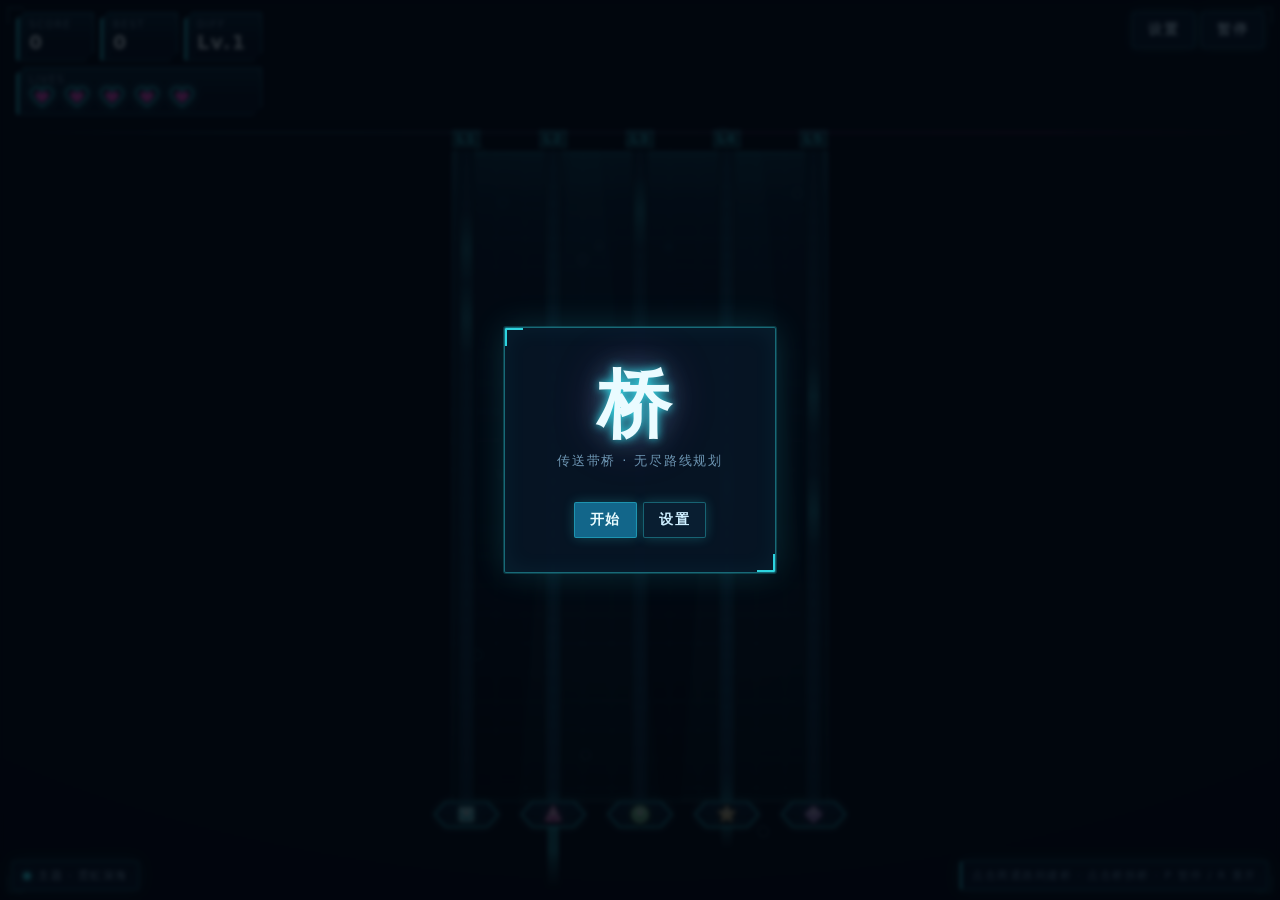
<file: index.html>
<!DOCTYPE html>
<html lang="zh-CN" data-theme="neon" data-mode="dark">
<head>
<meta charset="UTF-8">
<meta name="viewport" content="width=device-width, initial-scale=1, viewport-fit=cover">
<title>传送带桥 · 无尽路线规划</title>
<link rel="stylesheet" href="css/style.css">
<link rel="stylesheet" href="css/themes.css">
</head>
<body>
  <!-- 换肤过渡层：主题切换时的一次"洗版"，纯视觉 -->
  <div id="themeWash" aria-hidden="true"></div>

  <div id="hud">
    <div class="hud-left">
      <div class="hud-row" id="hudTopRow">
        <div class="stat"><span class="label">SCORE</span><span id="score" class="value">0</span></div>
        <div class="stat"><span class="label">BEST</span><span id="best" class="value">0</span></div>
        <div class="stat"><span class="label">DIFF</span><span id="diff" class="value">Lv.1</span></div>
      </div>
      <div class="hud-row lives-row">
        <div class="stat lives-stat" id="livesStat"><span class="label">LIVES</span><span id="lives" class="value"></span></div>
      </div>
    </div>
    <div class="hud-right">
      <button id="settingsBtn" type="button">设置</button>
      <button id="pauseBtn" type="button">暂停</button>
    </div>
  </div>

  <canvas id="game-canvas"></canvas>

  <div id="themeTag" aria-live="polite"><span class="tt-dot" aria-hidden="true"></span><span id="themeTagText">主题</span></div>
  <div id="hint">点击两通路间建桥 · 点击桥拆桥 · P 暂停 / R 重开</div>

  <!-- 开始界面（默认显示，游戏未开始时覆盖全屏） -->
  <div id="startOverlay" class="overlay">
    <div class="panel start-panel">
      <h1 class="game-title">桥</h1>
      <p class="game-sub">传送带桥 · 无尽路线规划</p>
      <button id="startBtn" type="button">开始</button>
      <button id="startSettingsBtn" type="button" class="btn-secondary">设置</button>
    </div>
  </div>

  <!-- 设置面板（开始界面 / 游戏中 / 结算界面 复用同一组件） -->
  <div id="settingsOverlay" class="overlay hidden">
    <div class="panel settings-panel">
      <h2>设置</h2>
      <div class="settings-body">
        <div class="tune-title">主题 · 外观</div>
        <div id="themePicker" class="theme-picker" role="radiogroup" aria-label="主题选择"></div>
        <p id="themeNote" class="picker-note"></p>

        <div class="tune-title">速度调节（即时生效）</div>
        <label class="tune-row">下落
          <input type="range" id="speedSlider" min="0.25" max="2" step="0.05" value="1">
          <span id="speedVal" class="tune-val">×1.00</span>
        </label>
        <label class="tune-row">生成
          <input type="range" id="spawnSlider" min="0.5" max="2" step="0.05" value="1">
          <span id="spawnVal" class="tune-val">×1.00</span>
        </label>
        <!-- 未来设置项（如音效开关）在此追加 -->
      </div>
      <button id="settingsCloseBtn" type="button">关闭</button>
    </div>
  </div>

  <div id="pauseOverlay" class="overlay hidden">
    <div class="panel">
      <h2>已暂停</h2>
      <p>按 P 或点击「继续」恢复游戏</p>
      <button id="resumeBtn" type="button">继续</button>
    </div>
  </div>

  <div id="gameOverOverlay" class="overlay hidden">
    <div class="panel">
      <h2>游戏结束</h2>
      <p>本局得分：<span id="finalScore">0</span></p>
      <p>历史最佳：<span id="finalBest">0</span></p>
      <button id="restartBtn" type="button">再来一局 (R)</button>
      <button id="gameoverSettingsBtn" type="button" class="btn-secondary">设置</button>
    </div>
  </div>

  <!-- 核心逻辑层（规则，不含任何外观） -->
  <script src="js/config.js"></script>
  <script src="js/logic.js"></script>
  <!-- 外观层：通用工具箱 → 主题运行时 → 主题定义 → 渲染管线 -->
  <script src="js/gfx.js"></script>
  <script src="js/theme.js"></script>
  <script src="js/themes/neon.js"></script>
  <script src="js/themes/ink.js"></script>
  <script src="js/themes/clay.js"></script>
  <script src="js/render.js"></script>
  <!-- 交互 / 装配层 -->
  <script src="js/input.js"></script>
  <script src="js/theme-ui.js"></script>
  <script src="js/main.js"></script>
</body>
</html>
</file>
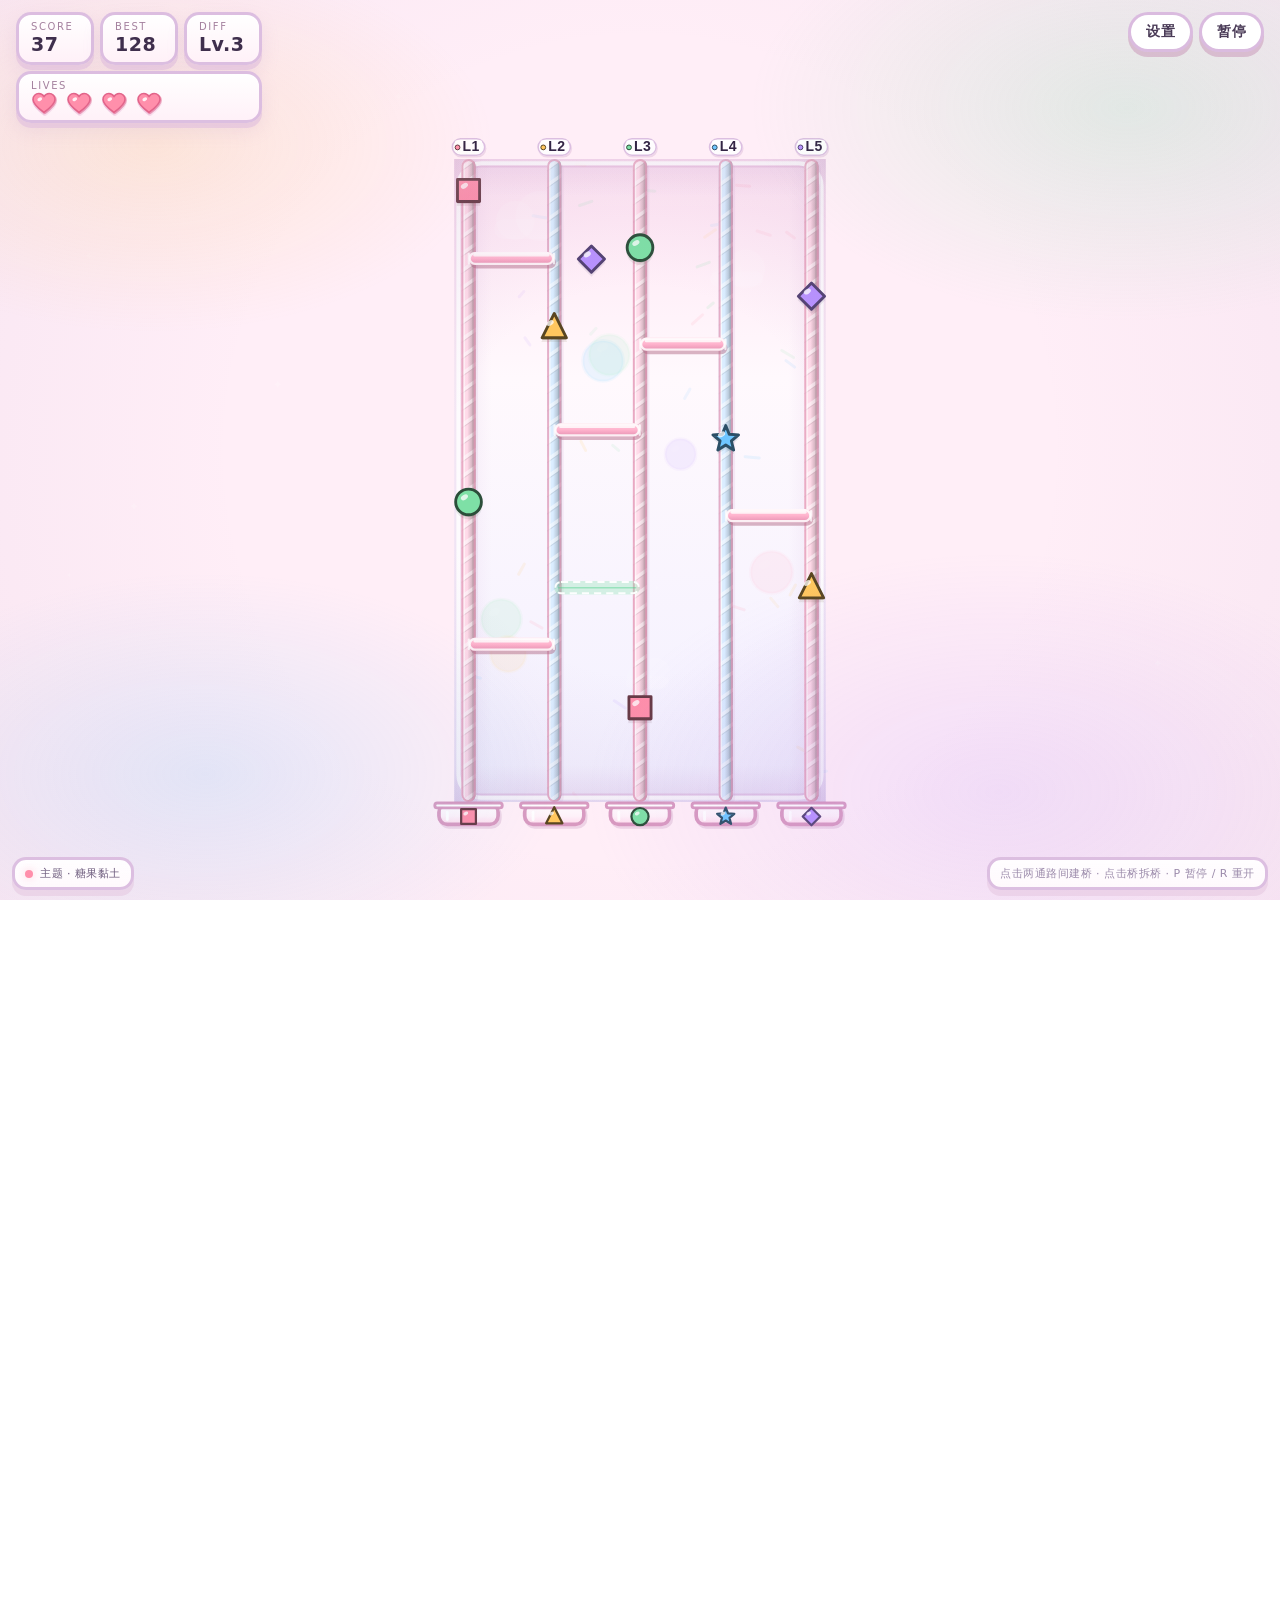
<file: tools/preview.html>
<!DOCTYPE html>
<html lang="zh-CN" data-theme="neon" data-mode="dark">
<head>
<meta charset="UTF-8">
<meta name="viewport" content="width=device-width, initial-scale=1">
<title>主题预览（开发工具）· 传送带桥</title>
<link rel="stylesheet" href="../css/style.css">
<link rel="stylesheet" href="../css/themes.css">
</head>
<body>
  <!--
    tools/preview.html —— 仅供开发期视觉核对/截图使用的沙盒页。
    它复用游戏的全部外观层（主题注册表 + 渲染管线 + CSS 皮肤），
    但用一段固定脚本（tools/preview.js）构造确定性场景，
    因此可以随时截取"任意外观 × 任意界面状态"的画面，
    而不需要污染正式代码（index.html / main.js 里没有任何调试入口）。

    用法：preview.html?theme=neon|ink|clay&scene=play|start|settings|over
  -->
  <div id="themeWash" aria-hidden="true"></div>

  <div id="hud">
    <div class="hud-left">
      <div class="hud-row" id="hudTopRow">
        <div class="stat"><span class="label">SCORE</span><span id="score" class="value">0</span></div>
        <div class="stat"><span class="label">BEST</span><span id="best" class="value">0</span></div>
        <div class="stat"><span class="label">DIFF</span><span id="diff" class="value">Lv.1</span></div>
      </div>
      <div class="hud-row lives-row">
        <div class="stat lives-stat" id="livesStat"><span class="label">LIVES</span><span id="lives" class="value"></span></div>
      </div>
    </div>
    <div class="hud-right">
      <button id="settingsBtn" type="button">设置</button>
      <button id="pauseBtn" type="button">暂停</button>
    </div>
  </div>

  <canvas id="game-canvas"></canvas>

  <div id="themeTag" aria-live="polite"><span class="tt-dot" aria-hidden="true"></span><span id="themeTagText">主题</span></div>
  <div id="hint">点击两通路间建桥 · 点击桥拆桥 · P 暂停 / R 重开</div>

  <div id="startOverlay" class="overlay">
    <div class="panel start-panel">
      <h1 class="game-title">桥</h1>
      <p class="game-sub">传送带桥 · 无尽路线规划</p>
      <button id="startBtn" type="button">开始</button>
      <button id="startSettingsBtn" type="button" class="btn-secondary">设置</button>
    </div>
  </div>

  <div id="settingsOverlay" class="overlay hidden">
    <div class="panel settings-panel">
      <h2>设置</h2>
      <div class="settings-body">
        <div class="tune-title">主题 · 外观</div>
        <div id="themePicker" class="theme-picker" role="radiogroup" aria-label="主题选择"></div>
        <p id="themeNote" class="picker-note"></p>

        <div class="tune-title">速度调节（即时生效）</div>
        <label class="tune-row">下落
          <input type="range" id="speedSlider" min="0.25" max="2" step="0.05" value="1">
          <span id="speedVal" class="tune-val">×1.00</span>
        </label>
        <label class="tune-row">生成
          <input type="range" id="spawnSlider" min="0.5" max="2" step="0.05" value="1">
          <span id="spawnVal" class="tune-val">×1.00</span>
        </label>
      </div>
      <button id="settingsCloseBtn" type="button">关闭</button>
    </div>
  </div>

  <div id="pauseOverlay" class="overlay hidden">
    <div class="panel">
      <h2>已暂停</h2>
      <p>按 P 或点击「继续」恢复游戏</p>
      <button id="resumeBtn" type="button">继续</button>
    </div>
  </div>

  <div id="gameOverOverlay" class="overlay hidden">
    <div class="panel">
      <h2>游戏结束</h2>
      <p>本局得分：<span id="finalScore">0</span></p>
      <p>历史最佳：<span id="finalBest">0</span></p>
      <button id="restartBtn" type="button">再来一局 (R)</button>
      <button id="gameoverSettingsBtn" type="button" class="btn-secondary">设置</button>
    </div>
  </div>

  <script src="../js/config.js"></script>
  <script src="../js/logic.js"></script>
  <script src="../js/gfx.js"></script>
  <script src="../js/theme.js"></script>
  <script src="../js/themes/neon.js"></script>
  <script src="../js/themes/ink.js"></script>
  <script src="../js/themes/clay.js"></script>
  <script src="../js/render.js"></script>
  <script src="../js/theme-ui.js"></script>
  <script src="preview.js"></script>
  <!-- 开发期画布像素自检：结果写入 <pre id="selfcheck">，由 capture-shots.ps1 抓取 -->
  <script src="selfcheck.js"></script>
</body>
</html>
</file>
<file: css/style.css>
/* ============================================================
   style.css —— 界面骨架（与主题无关）
   规则：
     - 本文件不出现任何具体主题配色，颜色/圆角/边框/阴影/字体
       全部来自 CSS 自定义属性（由 js/theme.js 依当前主题注入 :root）；
     - 只负责布局、层级、交互反馈、响应式；
     - 主题专属的装饰（发光、纸纹、黏土厚边等）一律写在 css/themes.css；
     - :root 的默认值是"霓虹深海"的兜底，保证 JS 未执行时页面仍可读。
   ============================================================ */

:root {
  /* ---- 颜色（主题注入，此处为兜底）---- */
  --c-page: #04060f;
  --c-field: #07182b;
  --c-field-alt: #020610;
  --c-text: #cfe9ff;
  --c-text-mid: #9dc4dd;
  --c-text-dim: #6d95b2;
  --c-text-bright: #eafbff;
  --c-panel: rgba(7, 22, 38, 0.92);
  --c-panel-alt: rgba(11, 32, 52, 0.92);
  --c-border: rgba(53, 245, 255, 0.38);
  --c-overlay: rgba(2, 7, 14, 0.82);
  --c-btn-bg: rgba(10, 32, 52, 0.9);
  --c-btn-text: #cdeeff;
  --c-btn-border: rgba(53, 245, 255, 0.32);
  --c-btn-hover: rgba(16, 52, 80, 0.95);
  --c-btn-active: rgba(6, 22, 38, 0.95);
  --c-primary-bg: #12668a;
  --c-primary-hover: #1a86b0;
  --c-primary-active: #0d4d69;
  --c-primary-text: #eafcff;
  --c-accent: #35f5ff;
  --c-accent-alt: #ff4fd8;
  --c-danger: #ff5d7a;
  --c-success: #4ff0a8;
  --c-heart: #35f5ff;
  --c-glow: rgba(53, 245, 255, 0.5);
  --c-warehouse: rgba(53, 245, 255, 0.72);

  /* ---- 形状与字体（主题注入）---- */
  --font-ui: "Bahnschrift", "Segoe UI", system-ui, sans-serif;
  --font-display: "Bahnschrift SemiBold", "Bahnschrift", "Segoe UI", sans-serif;
  --radius-panel: 2px;
  --radius-btn: 2px;
  --border-width: 1px;
  --panel-shadow: 0 0 0 1px rgba(53, 245, 255, 0.18), 0 0 34px rgba(53, 245, 255, 0.16);
  --btn-shadow: 0 0 12px rgba(53, 245, 255, 0.22);
  --hud-shadow: 0 0 16px rgba(53, 245, 255, 0.18);
  --letter-spacing: 1.5px;
  --theme-transition: 160ms ease;
  --frag-radius: 1px;

  /* ---- 布局常量（与主题无关）---- */
  --gap-s: 6px;
  --gap-m: 10px;
  --hud-pad: 12px 16px;
}

* {
  margin: 0;
  padding: 0;
  box-sizing: border-box;
  -webkit-tap-highlight-color: transparent;   /* 移动端：消除触摸高亮闪烁 */
}

html, body {
  width: 100%;
  height: 100%;
  overflow: hidden;
  overscroll-behavior: none;                  /* 移动端：禁止下拉回弹滚动 */
  /* 画布之外露出的页面底色：用 page → fieldAlt 的柔和渐变，让边缘与场地同气相 */
  background: linear-gradient(180deg, var(--c-page) 0%, var(--c-field-alt) 58%, var(--c-page) 100%);
  color: var(--c-text);
  font-family: var(--font-ui);
  letter-spacing: var(--letter-spacing);
  transition: background var(--theme-transition), color var(--theme-transition);
}

#game-canvas {
  position: absolute;
  inset: 0;
  display: block;
  touch-action: manipulation;                 /* 移动端：禁双击缩放，点击立即响应 */
}

/* ============================================================
   换肤过渡：主题切换时从上方铺过一层主题色调，避免自动换肤突兀
   ============================================================ */
#themeWash {
  position: fixed;
  inset: 0;
  z-index: 60;
  pointer-events: none;
  opacity: 0;
  background: linear-gradient(180deg, var(--c-accent), var(--c-accent-alt));
}
#themeWash.on { animation: theme-wash 480ms ease-out; }
@keyframes theme-wash {
  0%   { opacity: 0; }
  18%  { opacity: 0.20; }
  100% { opacity: 0; }
}

/* ============================================================
   HUD
   ============================================================ */
#hud {
  position: absolute;
  top: 0; left: 0; right: 0;
  display: flex;
  justify-content: space-between;
  align-items: flex-start;
  padding: var(--hud-pad);
  z-index: 5;
  pointer-events: none;
}

.hud-left { display: flex; flex-direction: column; gap: var(--gap-s); }
.hud-row { display: flex; gap: var(--gap-s); }
.lives-row .stat { flex: 1; }                 /* 行宽由 JS 对齐（与第一行视觉等宽） */
.hud-right {
  display: flex;
  flex-direction: row;
  align-items: flex-start;
  gap: var(--gap-s);
}

.stat {
  display: inline-flex;
  flex-direction: column;
  gap: 1px;
  background: var(--c-panel);
  border: var(--border-width) solid var(--c-border);
  border-radius: var(--radius-panel);
  box-shadow: var(--hud-shadow);
  padding: 6px 12px;
  min-width: 78px;
  transition: background var(--theme-transition), border-color var(--theme-transition);
}

.label {
  font-size: 10px;
  letter-spacing: 0.16em;
  text-transform: uppercase;
  color: var(--c-text-dim);
}
.value {
  font-size: 19px;
  font-weight: 700;
  line-height: 1.2;
  color: var(--c-text-bright);
  font-variant-numeric: tabular-nums;
}

/* ---- 生命：图标由主题提供内联 SVG，尺寸与间距在此统一 ---- */
#lives {
  display: flex;
  align-items: center;
  justify-content: flex-start;
  width: 100%;
  gap: 9px;
}
.life-icon {
  flex: 0 0 auto;
  width: 26px;
  height: 22px;
  display: inline-block;
}
.life-icon svg { width: 100%; height: 100%; display: block; }

/* ---- 红心碎裂动画（生命减少时最右侧图标碎裂并消失）---- */
.heart-shatter {
  position: absolute;
  z-index: 20;
  pointer-events: none;
  width: 0;
  height: 0;
}
.heart-frag {
  position: absolute;
  left: 0;
  top: 0;
  width: 5px;
  height: 5px;
  border-radius: var(--frag-radius);
  background: var(--c-heart);
  animation: heart-frag-anim 0.35s ease-out forwards;
}
@keyframes heart-frag-anim {
  from { transform: translate(0, 0) rotate(0deg); opacity: 1; }
  to   { transform: translate(var(--dx), var(--dy)) rotate(140deg); opacity: 0; }
}

/* ============================================================
   按钮
   ============================================================ */
button {
  pointer-events: auto;
  font-family: inherit;
  letter-spacing: inherit;
  background: var(--c-btn-bg);
  color: var(--c-btn-text);
  border: var(--border-width) solid var(--c-btn-border);
  border-radius: var(--radius-btn);
  box-shadow: var(--btn-shadow);
  padding: 8px 15px;
  font-size: 14px;
  cursor: pointer;
  touch-action: manipulation;
  user-select: none;
  -webkit-user-select: none;
  transition: background var(--theme-transition), color var(--theme-transition),
              border-color var(--theme-transition), transform 90ms ease,
              box-shadow var(--theme-transition);
}
button:hover { background: var(--c-btn-hover); }
button:active { background: var(--c-btn-active); transform: translateY(2px); }
button:focus-visible { outline: 2px solid var(--c-accent); outline-offset: 2px; }

.panel button {
  margin-top: 14px;
  background: var(--c-primary-bg);
  color: var(--c-primary-text);
}
.panel button:hover { background: var(--c-primary-hover); }
.panel button:active { background: var(--c-primary-active); }

/* 次级按钮（面板内的"设置"） */
.btn-secondary { margin-top: 8px; }
.panel .btn-secondary {
  background: var(--c-btn-bg);
  color: var(--c-btn-text);
  border-color: var(--c-btn-border);
}
.panel .btn-secondary:hover { background: var(--c-btn-hover); }
.panel .btn-secondary:active { background: var(--c-btn-active); }

/* ============================================================
   底部信息：主题标签 + 操作提示
   ============================================================ */
#hint, #themeTag {
  position: absolute;
  bottom: 10px;
  background: linear-gradient(180deg, var(--c-panel), var(--c-field));   /* 与场地同气的浅底 */
  border: var(--border-width) solid var(--c-border);
  border-radius: var(--radius-panel);
  box-shadow: var(--hud-shadow);
  padding: 6px 10px;
  font-size: 11px;
  color: var(--c-text-dim);
  z-index: 4;
  pointer-events: none;
  user-select: none;
  -webkit-user-select: none;
}
#hint { right: 12px; white-space: nowrap; }
#themeTag {
  left: 12px;
  display: inline-flex;
  align-items: center;
  gap: 7px;
  color: var(--c-text-mid);
  max-width: 46vw;
}
#themeTag .tt-dot {
  width: 8px;
  height: 8px;
  border-radius: 50%;
  background: var(--c-accent);
  box-shadow: 0 0 8px var(--c-glow);
  flex: 0 0 auto;
}

/* ============================================================
   覆盖层（开始 / 设置 / 暂停 / 结算）
   ============================================================ */
.overlay {
  position: absolute;
  inset: 0;
  z-index: 10;
  display: flex;
  align-items: center;
  justify-content: center;
  padding: 16px;
  background: var(--c-overlay);
  backdrop-filter: blur(2px);
  animation: overlay-in 180ms ease-out;
}
.overlay.hidden { display: none; }
#settingsOverlay { z-index: 30; }
@keyframes overlay-in {
  from { opacity: 0; }
  to   { opacity: 1; }
}

.panel {
  background: var(--c-panel);
  border: var(--border-width) solid var(--c-border);
  border-radius: var(--radius-panel);
  box-shadow: var(--panel-shadow);
  padding: 24px 34px;
  text-align: center;
  max-width: min(92vw, 640px);
  max-height: 92vh;
  /* 矮屏兜底：内容过高时可滚动，但永不显示滚动条（装饰性伪元素也不能造成横向溢出） */
  overflow-x: hidden;
  overflow-y: auto;
  scrollbar-width: none;
  -ms-overflow-style: none;
  transition: background var(--theme-transition), border-color var(--theme-transition);
}
.panel::-webkit-scrollbar { width: 0; height: 0; }
.panel h2 {
  margin-bottom: 12px;
  color: var(--c-text-bright);
  letter-spacing: 0.18em;
  font-size: 20px;
  font-weight: 700;
}
.panel p { margin: 8px 0; color: var(--c-text-mid); font-size: 14px; }
.panel p span { color: var(--c-text-bright); font-weight: 700; }

/* ---- 开始界面 ---- */
.start-panel { padding: 34px 52px; }
.game-title {
  font-family: var(--font-display);
  font-size: 74px;
  font-weight: 700;
  letter-spacing: 0.16em;
  color: var(--c-text-bright);
  margin: 0 0 4px;
  line-height: 1.15;
}
.game-sub {
  margin: 0 0 18px !important;
  color: var(--c-text-dim) !important;
  letter-spacing: 0.14em;
  font-size: 13px !important;
}

/* ---- 结算面板：用"危险/收获"两个语义色点题（颜色仍由主题提供）---- */
#gameOverOverlay .panel h2 { color: var(--c-danger); }
#gameOverOverlay #finalScore { color: var(--c-success); }

/* ============================================================
   设置面板：滑轨 + 主题选择器
   尺寸稳定性：面板宽度固定，说明文字与卡片高度都留足固定空间，
   因此"自动 · 跟随难度"与"固定某款主题"两种状态下面板大小完全一致。
   ============================================================ */
.settings-panel { text-align: center; width: min(92vw, 470px); }
.settings-body {
  display: flex;
  flex-direction: column;
  align-items: stretch;
  gap: 8px;
  margin: 4px 0 6px;
  text-align: left;
  min-width: 0;
}
.tune-title {
  font-size: 11px;
  letter-spacing: 0.16em;
  text-transform: uppercase;
  color: var(--c-text-dim);
  margin-top: 4px;
}
.tune-row {
  display: flex;
  align-items: center;
  gap: 10px;
  font-size: 13px;
  color: var(--c-text-mid);
  white-space: nowrap;
}
.tune-row input[type="range"] {
  flex: 1;
  min-width: 120px;
  -webkit-appearance: none;
  appearance: none;
  height: 9px;
  /* 滑轨用"通路色"来画：让调节手感与场地视觉同源 */
  background: linear-gradient(90deg, var(--c-lane), var(--c-lane-alt));
  border: 1px solid var(--c-lane-edge);
  border-radius: 999px;
  outline: none;
  cursor: pointer;
}
.tune-row input[type="range"]::-webkit-slider-thumb {
  -webkit-appearance: none;
  appearance: none;
  width: 16px;
  height: 16px;
  border-radius: 50%;
  background: var(--c-accent);
  border: 2px solid var(--c-panel);
  box-shadow: 0 0 8px var(--c-glow);
  cursor: pointer;
}
.tune-row input[type="range"]::-moz-range-thumb {
  width: 14px;
  height: 14px;
  border-radius: 50%;
  background: var(--c-accent);
  border: 2px solid var(--c-panel);
  box-shadow: 0 0 8px var(--c-glow);
  cursor: pointer;
}
.tune-val {
  min-width: 50px;
  text-align: right;
  font-variant-numeric: tabular-nums;
  color: var(--c-text-bright);
}

/* ---- 主题卡片（由 js/theme-ui.js 依据主题注册表动态生成）---- */
.theme-picker {
  display: grid;
  grid-template-columns: repeat(2, minmax(0, 1fr));
  gap: 8px;
}
.theme-card {
  display: flex;
  flex-direction: column;
  gap: 6px;
  padding: 8px;
  text-align: left;
  background: var(--c-btn-bg);
  color: var(--c-text);
  border: var(--border-width) solid var(--c-btn-border);
  border-radius: var(--radius-panel);
  box-shadow: none;
  cursor: pointer;
  font-size: 12px;
  transition: border-color var(--theme-transition), background var(--theme-transition),
              transform 110ms ease, box-shadow var(--theme-transition);
}
.theme-card:hover { background: var(--c-panel-alt); }
.theme-card:active { transform: translateY(1px); }
.theme-card[aria-checked="true"] {
  border-color: var(--c-accent);
  box-shadow: 0 0 0 2px var(--c-glow);
}
.theme-card .tc-swatch {
  height: 30px;
  border-radius: max(2px, calc(var(--radius-panel) * 0.6));
  border: 1px solid rgba(0, 0, 0, 0.12);
  display: flex;
  align-items: center;
  justify-content: center;
  gap: 4px;
}
.theme-card .tc-swatch i {
  width: 9px;
  height: 9px;
  border-radius: 50%;
  box-shadow: 0 1px 2px rgba(0, 0, 0, 0.35);
  position: relative;   /* 压在"自动"卡片的渐变底带之上 */
  z-index: 1;
}
.theme-card .tc-name {
  display: flex;
  align-items: center;
  justify-content: space-between;
  gap: 6px;
  font-weight: 700;
  color: var(--c-text-bright);
}
.theme-card .tc-check {
  font-size: 11px;
  color: var(--c-accent);
  opacity: 0;
}
.theme-card[aria-checked="true"] .tc-check { opacity: 1; }
.theme-card .tc-tag {
  font-size: 10px;
  letter-spacing: 0.04em;
  color: var(--c-text-dim);
  line-height: 1.35;
  min-height: 27px;    /* 预留两行：不同主题的副标题长短不再改变卡片/面板高度 */
}
/* "自动"卡片：跟随难度档位轮换 */
.theme-card.is-auto .tc-swatch { position: relative; overflow: hidden; }
.theme-card.is-auto .tc-swatch .tc-auto-band {
  position: absolute;
  inset: 0;
  background: linear-gradient(90deg, var(--c-accent), var(--c-accent-alt));
  opacity: 0.75;
}
.theme-card.is-auto .tc-name { position: relative; }

.picker-note {
  margin: 2px 0 0 !important;
  font-size: 11px !important;
  color: var(--c-text-dim) !important;
  line-height: 1.5;
  min-height: 34px;    /* 固定两行高度：切换"自动/固定"时面板不再变高变矮 */
}

/* ============================================================
   响应式：小屏 / 矮屏压缩，游戏区始终不被 UI 遮挡
   ============================================================ */
@media (max-width: 620px) {
  :root { --hud-pad: 8px 10px; --gap-s: 5px; }
  .stat { min-width: 58px; padding: 4px 8px; }
  .label { font-size: 9px; }
  .value { font-size: 14px; }
  .life-icon { width: 18px; height: 15px; }
  button { padding: 6px 10px; font-size: 12px; }
  .panel { padding: 18px 20px; }
  .start-panel { padding: 24px 30px; }
  .game-title { font-size: 48px; }
  .game-sub { font-size: 11px !important; }
  #hint { font-size: 9px; padding: 4px 7px; right: 8px; bottom: 6px; }
  #themeTag { font-size: 9px; padding: 4px 7px; left: 8px; bottom: 6px; max-width: 52vw; }
  .theme-picker { grid-template-columns: minmax(0, 1fr); }
  .settings-body { min-width: 74vw; }
}

@media (max-height: 640px) {
  .stat { padding: 4px 10px; }
  .value { font-size: 15px; }
  .panel { padding: 14px 20px; }
  .start-panel { padding: 18px 28px; }
  .game-title { font-size: 44px; }
  .panel h2 { font-size: 17px; margin-bottom: 8px; }
}

@media (prefers-reduced-motion: reduce) {
  *, *::before, *::after { animation-duration: 0.001ms !important; transition-duration: 0.001ms !important; }
}
</file>
<file: css/themes.css>
/* ============================================================
   themes.css —— 三款主题的 DOM 皮肤（仅装饰，不含任何游戏规则）
   结构分工：
     style.css  只写布局与交互骨架，颜色/圆角/字体全部走 CSS 变量；
     本文件     只写"用变量表达不了"的主题专属装饰
                （发光、纸纹、黏土厚边、印章、角标、动画）。
   所有选择器都以 [data-theme="..."] 开头，新增主题时在此追加一段即可。
   ============================================================ */

/* ============================================================
   主题一：霓虹深海（neon）—— 暗色 · 发光 · 数字舱
   ============================================================ */

/* 全屏扫描线 + 暗角（在画布之上、HUD 之下，不拦截点击） */
[data-theme="neon"] body::before {
  content: "";
  position: fixed;
  inset: 0;
  z-index: 3;
  pointer-events: none;
  background:
    repeating-linear-gradient(180deg, rgba(0, 0, 0, 0.16) 0 1px, transparent 1px 3px),
    radial-gradient(120% 90% at 50% 40%, transparent 42%, rgba(0, 0, 0, 0.42) 100%);
  mix-blend-mode: multiply;
}

/* HUD 顶部数据轨道 */
[data-theme="neon"] #hud::after {
  content: "";
  position: absolute;
  left: 12px;
  right: 12px;
  bottom: -6px;
  height: 1px;
  background: linear-gradient(90deg, transparent, var(--c-accent) 18%, var(--c-accent-alt) 82%, transparent);
  opacity: 0.45;
}

/* 信息框：左侧霓虹指示条 + 四角切角 */
[data-theme="neon"] .stat {
  position: relative;
  background-image: linear-gradient(180deg, rgba(53, 245, 255, 0.10), transparent 60%);
  clip-path: polygon(8px 0, 100% 0, 100% calc(100% - 8px), calc(100% - 8px) 100%, 0 100%, 0 8px);
}
[data-theme="neon"] .stat::before {
  content: "";
  position: absolute;
  left: 0; top: 0; bottom: 0;
  width: 2px;
  background: var(--c-accent);
  box-shadow: 0 0 10px var(--c-glow);
}

/* 按钮：等宽大写 + 悬停扫光 */
[data-theme="neon"] button {
  text-transform: uppercase;
  font-weight: 600;
  position: relative;
  overflow: hidden;
}
[data-theme="neon"] button::after {
  content: "";
  position: absolute;
  top: 0; bottom: 0;
  width: 40%;
  left: -60%;
  background: linear-gradient(90deg, transparent, rgba(53, 245, 255, 0.35), transparent);
  transition: left 320ms ease;
}
[data-theme="neon"] button:hover::after { left: 120%; }

/* 面板：角标支架（贴着内边缘画，不用负偏移 —— 负偏移会在 overflow 容器里
   产生 2px 的可滚动溢出，进而让开始/暂停/设置/结算面板冒出滚动条） */
[data-theme="neon"] .panel { position: relative; }
[data-theme="neon"] .panel::before,
[data-theme="neon"] .panel::after {
  content: "";
  position: absolute;
  width: 16px;
  height: 16px;
  border: 2px solid var(--c-accent);
  opacity: 0.85;
  pointer-events: none;
}
[data-theme="neon"] .panel::before { left: 0; top: 0; border-right: 0; border-bottom: 0; }
[data-theme="neon"] .panel::after { right: 0; bottom: 0; border-left: 0; border-top: 0; }

/* 标题：霓虹辉光 + 缓慢呼吸 */
[data-theme="neon"] .game-title {
  text-shadow:
    0 0 10px rgba(53, 245, 255, 0.85),
    0 0 26px rgba(53, 245, 255, 0.45),
    0 0 48px rgba(255, 79, 216, 0.35);
  animation: neon-breathe 4.6s ease-in-out infinite;
}
@keyframes neon-breathe {
  0%, 100% { opacity: 1; }
  50%      { opacity: 0.86; }
}

/* 生命图标：外发光 + 心跳 */
[data-theme="neon"] .life-icon {
  filter: drop-shadow(0 0 5px var(--c-glow));
  animation: neon-heart 2.6s ease-in-out infinite;
}
@keyframes neon-heart {
  0%, 100% { transform: scale(1); }
  50%      { transform: scale(1.08); }
}

/* 提示条：左侧青色数据条 */
[data-theme="neon"] #hint { border-left: 2px solid var(--c-accent); }

/* ============================================================
   主题二：水墨和纸（ink）—— 浅色 · 宣纸 · 朱砂
   ============================================================ */

/* 纸面纤维（在画布之上叠一层极淡纸纹与四周晕染） */
[data-theme="ink"] body::before {
  content: "";
  position: fixed;
  inset: 0;
  z-index: 3;
  pointer-events: none;
  background:
    repeating-linear-gradient(92deg, rgba(120, 104, 78, 0.05) 0 1px, transparent 1px 5px),
    repeating-linear-gradient(2deg, rgba(120, 104, 78, 0.035) 0 1px, transparent 1px 7px),
    radial-gradient(120% 100% at 50% 45%, transparent 55%, rgba(112, 96, 70, 0.14) 100%);
}

/* 信息框：细墨框 + 左上角朱砂小点 */
[data-theme="ink"] .stat {
  position: relative;
  background-image: linear-gradient(180deg, rgba(255, 253, 247, 0.9), rgba(246, 240, 226, 0.75));
  box-shadow: 0 2px 8px rgba(43, 45, 51, 0.10);
}
[data-theme="ink"] .stat::before {
  content: "";
  position: absolute;
  left: 5px;
  top: 5px;
  width: 4px;
  height: 4px;
  background: var(--c-accent);
}

/* 面板：墨框 + 右上朱砂印 */
[data-theme="ink"] .panel {
  position: relative;
  border-color: rgba(43, 45, 51, 0.5);
  background-image: linear-gradient(180deg, rgba(253, 250, 243, 0.96), rgba(243, 236, 222, 0.94));
}
[data-theme="ink"] .panel::before {
  content: "";
  position: absolute;
  inset: 4px;
  border: 1px solid rgba(43, 45, 51, 0.18);
  pointer-events: none;
}
[data-theme="ink"] .panel::after {
  content: "";
  position: absolute;
  right: 12px;
  top: 12px;
  width: 18px;
  height: 18px;
  border-radius: 2px;
  background: var(--c-accent);
  box-shadow: inset 0 0 0 2px rgba(253, 247, 238, 0.9);
  opacity: 0.92;
  pointer-events: none;
}

/* 标题：楷体 + 朱砂笔锋下划线 */
[data-theme="ink"] .game-title {
  position: relative;
  letter-spacing: 0.28em;
  text-shadow: 0 2px 0 rgba(43, 45, 51, 0.10);
  padding-bottom: 10px;
}
[data-theme="ink"] .game-title::after {
  content: "";
  position: absolute;
  left: 50%;
  bottom: 0;
  transform: translateX(-50%);
  width: 76%;
  height: 3px;
  border-radius: 2px;
  background: linear-gradient(90deg, transparent, var(--c-accent) 22%, var(--c-accent) 78%, transparent);
  opacity: 0.75;
}

/* 按钮：楷体宽阔字距 + 墨边 */
[data-theme="ink"] button {
  letter-spacing: 0.22em;
  box-shadow: 0 2px 0 rgba(43, 45, 51, 0.16);
}
[data-theme="ink"] button:active { transform: translateY(2px); box-shadow: 0 0 0 rgba(0, 0, 0, 0); }

/* 生命图标：朱砂心，安静不发光 */
[data-theme="ink"] .life-icon { filter: drop-shadow(0 1px 0 rgba(43, 45, 51, 0.18)); }

/* 提示条：左侧朱砂短竖 */
[data-theme="ink"] #hint { border-left: 2px solid var(--c-accent); }

/* ============================================================
   主题三：糖果黏土（clay）—— 浅色 · 粉彩 · 黏土拟物
   ============================================================ */

/* 底色：柔和粉紫云斑 */
[data-theme="clay"] body::before {
  content: "";
  position: fixed;
  inset: 0;
  z-index: 3;
  pointer-events: none;
  background:
    radial-gradient(38% 30% at 12% 16%, rgba(255, 199, 95, 0.18), transparent 70%),
    radial-gradient(42% 34% at 88% 12%, rgba(126, 224, 166, 0.20), transparent 70%),
    radial-gradient(46% 38% at 78% 88%, rgba(184, 146, 255, 0.18), transparent 70%),
    radial-gradient(40% 32% at 16% 86%, rgba(110, 198, 255, 0.18), transparent 70%);
}

/* 信息框：厚边黏土块 */
[data-theme="clay"] .stat {
  border-radius: 15px;
  background-image: linear-gradient(180deg, #ffffff, #fff1f8);
  box-shadow: 0 5px 0 rgba(228, 196, 222, 0.75), 0 8px 18px rgba(180, 140, 200, 0.16);
}
[data-theme="clay"] .label { color: #a4809e; }
[data-theme="clay"] .value { color: #3f2f4d; }

/* 面板：厚底软糖板 */
[data-theme="clay"] .panel {
  border-radius: 22px;
  border-color: rgba(222, 186, 224, 0.95);
  background-image: linear-gradient(180deg, #ffffff, #fff6fb 60%, #f7f2ff);
  box-shadow: 0 10px 0 rgba(224, 186, 220, 0.55), 0 22px 44px rgba(180, 140, 200, 0.24);
}
[data-theme="clay"] .panel h2 { color: #4a3b57; }

/* 标题：糖果渐变字 + 厚底投影 */
[data-theme="clay"] .game-title {
  background: linear-gradient(180deg, #ff9db8 0%, #ff8fab 45%, #b892ff 100%);
  -webkit-background-clip: text;
  background-clip: text;
  color: transparent;
  filter: drop-shadow(0 5px 0 rgba(226, 160, 200, 0.55));
  letter-spacing: 0.1em;
}

/* 按钮：药丸黏土（按下时"压扁"） */
[data-theme="clay"] button {
  border-radius: 999px;
  font-weight: 700;
  box-shadow: 0 5px 0 rgba(206, 160, 190, 0.6);
}
[data-theme="clay"] button:active {
  transform: translateY(4px);
  box-shadow: 0 1px 0 rgba(206, 160, 190, 0.6);
}
[data-theme="clay"] .panel button {
  box-shadow: 0 5px 0 rgba(200, 120, 155, 0.55), 0 8px 16px rgba(255, 143, 171, 0.28);
}
[data-theme="clay"] .panel button:active {
  transform: translateY(4px);
  box-shadow: 0 1px 0 rgba(200, 120, 155, 0.55);
}

/* 生命图标：轻轻上下弹动 */
[data-theme="clay"] .life-icon {
  filter: drop-shadow(0 2px 0 rgba(226, 160, 200, 0.5));
  animation: clay-bob 2.4s ease-in-out infinite;
}
[data-theme="clay"] .life-icon:nth-child(2) { animation-delay: 0.12s; }
[data-theme="clay"] .life-icon:nth-child(3) { animation-delay: 0.24s; }
[data-theme="clay"] .life-icon:nth-child(4) { animation-delay: 0.36s; }
[data-theme="clay"] .life-icon:nth-child(5) { animation-delay: 0.48s; }
@keyframes clay-bob {
  0%, 100% { transform: translateY(0); }
  50%      { transform: translateY(-3px); }
}

/* 提示条与主题标签：圆润药丸 */
[data-theme="clay"] #hint,
[data-theme="clay"] #themeTag { border-radius: 14px; }

/* 主题卡片：跟随主题圆角，选中时给一点"黏土厚度" */
[data-theme="clay"] .theme-card { border-radius: 16px; }
[data-theme="clay"] .theme-card .tc-swatch { border-radius: 12px; }
[data-theme="ink"] .theme-card .tc-swatch { border-radius: 2px; }
</file>
